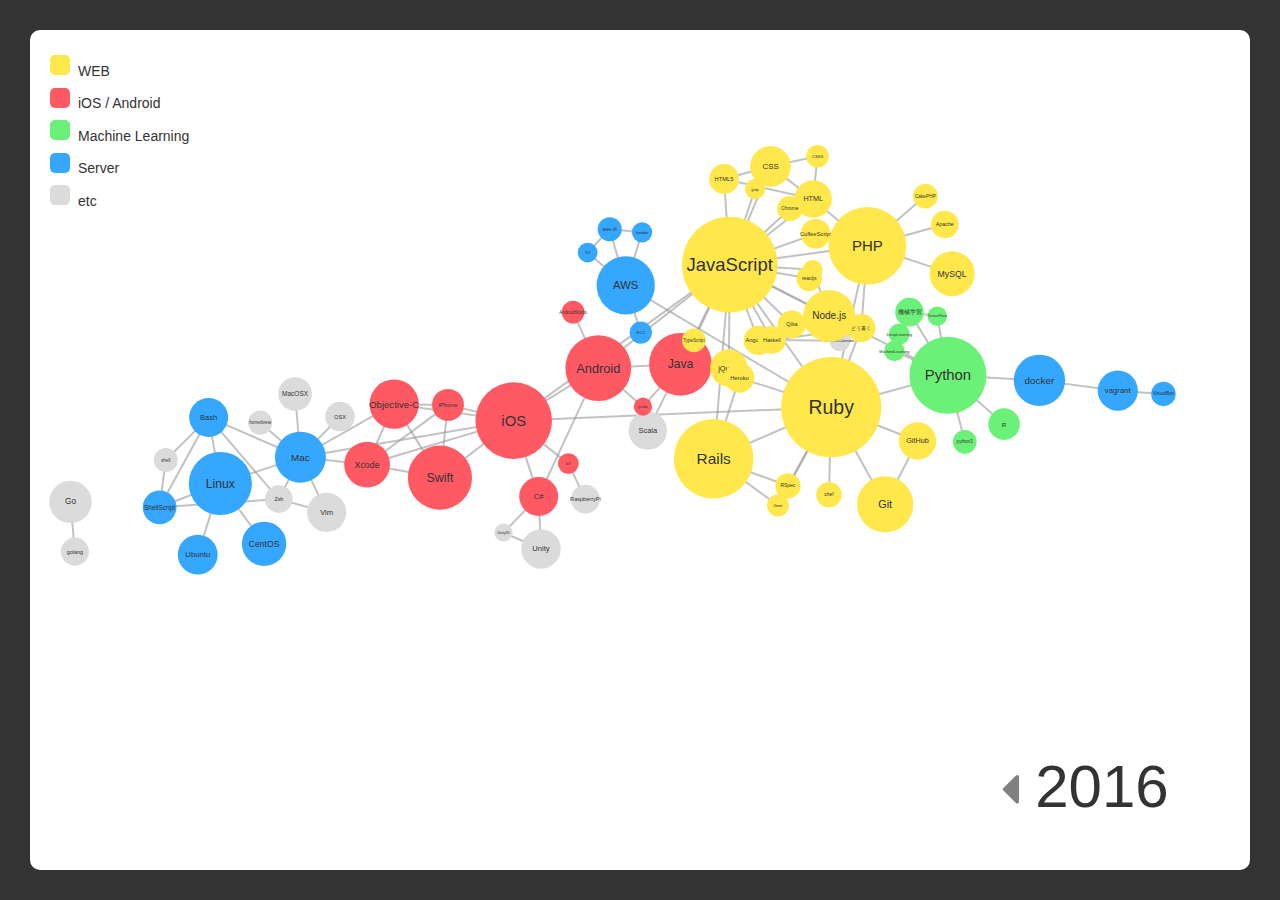
<file: src/first.html>
<!DOCTYPE html>
<html lang="ja">
<head>
    <meta charset="UTF-8">
    <title>first_infovis</title>
    <link rel="stylesheet" href="css/reset.css">
    <link rel="stylesheet" href="css/style.css">
    <link rel="stylesheet" href="css/font-awesome.css">
</head>
<body id="body">
  <div class="hide text-box">
      <h2 class="title"></h2>
      <div class="disc-lang"></div>
  </div>
  <header class="header">

  </header>
  <main class="main">
      <div class="graph">
          <svg></svg>
          <ul class="legend-list">
              <li><span class="sikaku-1"></span><span class="legend">WEB</span></li>
              <li><span class="sikaku-2"></span><span class="legend">iOS / Android</span></li>
              <li><span class="sikaku-3"></span><span class="legend">Machine Learning</span></li>
              <li><span class="sikaku-4"></span><span class="legend">Server</span></li>
              <li><span class="sikaku-5"></span><span class="legend">etc</span></li>
          </ul>
          <p class="year">
            <a href="javascript:void(0);" onclick="OnLeftClick();">
              <i class="fa fa-caret-left" aria-hidden="true"></i>
            </a> 2016 
            <a href="javascript:void(0);" onclick="OnRightClick();">
              <i class="fa fa-caret-right hide_arrow" aria-hidden="true"></i>
            </a>
          </p>
      </div>
  </main>
  <section id="modal-one" class="modal">
      <div class="modal-inner">
          <div class="disc">
              <h2 class="disc-title">Python</h2>
              <div class="contribute">
                  <h3 class="title">Contributor TOP 3</h3>
                  <ul class="ranking">
                      <li class="item">
                          <div class="contributer clearfix">
                              <a href="#" class="name">aahaminiku</a>
                          </div>
                          <div class="article clearfix">
                              <span class="article-title">人気の投稿</span>
                              <a href="#" class="article-disc"><span>aaディープラーニング フレームワークChainerを試しながら解説してみる。</span></a>
                          </div>
                      </li>
                      <li class="item">
                          <div class="contributer clearfix">
                              <a href="#" class="name">haminiku</a>
                          </div>
                          <div class="article clearfix">
                              <span class="article-title">人気の投稿</span>
                              <a href="#" class="article-disc"><span>ChaaainerとRNNと機械翻訳</span></a>
                          </div>
                      </li>
                      <li class="item">
                          <div class="contributer clearfix">
                              <a href="#" class="name">haminiku</a>
                          </div>
                          <div class="article clearfix">
                              <span class="article-title">人気の投稿</span>
                              <a href="#" class="article-disc"><span>協調フィルタリaaング型レコメンドエンジン開発のため仕様について考える</span></a>
                          </div>
                      </li>
                  </ul>
              </div>
              <div class="stuck"></div>
          </div>
      </div>
      <a href="#" class="close"><span>close</span></a>
  </section>
</body>
<script type="text/javascript" src="https://ajax.googleapis.com/ajax/libs/jquery/1.9.1/jquery.min.js"></script>
<script type="text/javascript" src="lib/jquery.xdomainajax.js"></script>
<script src="lib/d3.js"></script>
<script>

    var svg = d3.select("svg");
    var width = +svg.attr("width");
    var height = +svg.attr("height");
    var transform = d3.zoomIdentity;
    var zoomedFlag = 0;

    var ilg_esc = function(str) {
      return str.replace(/[#.+]/g, "_");
    };

    var simulation = d3.forceSimulation()
    .force("link", d3.forceLink().id(function(d) {return d.id;}))
    .force("charge", d3.forceManyBody().strength(-50) )
    .force("center", d3.forceCenter(1200 / 2 + 50, 800 / 2 - 30));

    var zoomer = d3.zoom()
    .scaleExtent([0.1, 10])
    .on("zoom", redraw);

    function redraw() {
        zoomedFlag = 1;
        svg_graph_.attr("transform", d3.event.transform);
    }

    svg.call(zoomer);
    var svg_graph = svg.append("g")
    .classed("svg-graph", true);
    var svg_graph_ = svg_graph.append("svg:g");

    var top_contributor_articles = {};

    d3.json("lib/tops.json", function(error, data) {
      if (error) throw error;
      top_contributor_articles = data;
    });

    var nodes_transition = {};
    d3.json("lib/data_2012.json", function(error, data) {
      console.log("2012");
      nodes_transition["2012"] = data.nodes;
    });
    d3.json("lib/data_2013.json", function(error, data) {
      console.log("2013");
      nodes_transition["2013"] = data.nodes;
    });
    d3.json("lib/data_2014.json", function(error, data) {
      console.log("2014");
      nodes_transition["2014"] = data.nodes;
    });
    d3.json("lib/data_2015.json", function(error, data) {
      console.log("2015");
      nodes_transition["2015"] = data.nodes;
    });
    d3.json("lib/data_2016.json", function(error, data) {
      console.log("2016");
      nodes_transition["2016"] = data.nodes;
    });

    d3.json("lib/data_2016.json", function(error, graph) {
        if (error) throw error;

        var link = svg_graph_.append("g")
        .attr("class", "links")
        .selectAll("line")
        .data(graph.links)
        .enter().append("line")
        .attr("class", function(d) {return "link "+ilg_esc(d.target)+" "+ilg_esc(d.source);})
        .attr("stroke-width", function(d) {return 2;});

        var colors = graph.colors;

        var node = svg_graph_.append("a") .attr("xlink:href", "#modal-one").selectAll("circle").data(graph.nodes).enter().append("g")
        .attr("class", "node_group")
        .call(d3.drag()
        .on("start", dragstarted)
        .on("drag", dragged)
        .on("end", dragended));

        svg_graph.selectAll(".node_group").append("circle")
        .attr("class", function (d) { return ilg_esc(d.id); })
        .attr("r", function(d) {return Math.sqrt(d.value / 3);})
        .attr("fill", function(d) {
            return colors[d.id];
        })
        .on("mouseover", function (d) {
            var element = document.getElementById("body");
            var hoge = d3.mouse(element);

            d3.selectAll(".text-box .title")
            .text(d.id);
            d3.selectAll(".text-box .disc-lang")
            .text("loading...");

            reqWikiDescription(d.id);

            d3.selectAll(".text-box")
            .classed("hide", false)
            .classed("show", true)
            .style("left", hoge[0] + "px")
            .style("top", hoge[1] + "px");

            tag = d.id;
            // console.log(tag);
            $("#modal-one .disc-title").html('<a href="http://qiita.com/tags/'+tag+'" class="disc-title" target=_blank>'+tag+'</a>');
            getTopContributorArticles(tag);
        })
        .on("mouseout", function () {
            d3.selectAll(".text-box")
            .classed("show", false)
            .classed("hide", true);
        });

        svg_graph.selectAll(".node_group").append("text")
        .attr("class", function(d) {return ilg_esc(d.id);})
        .attr("stroke", "none")
        .attr("fill", "#333")
        .style("font-size", function (d) {
            if (Math.sqrt(d.value / 2000) < 1.0) {
                return Math.sqrt(d.value / 2000) + "rem";
            } else {
                return Math.sqrt(d.value / 2000) + "rem";
            }
        })
        .call(d3.drag()
        .on("start", dragstarted)
        .on("drag", dragged)
        .on("end", dragended))
        .style("text-anchor", "middle")
        .style("dominant-baseline", "central")
        .style("pointer-events", "none")
        .classed("hide", function (d) {
            if (d.value < 1000) {
                return false;
            } else {
                return false;
            }
        })
        .text(function (d) {
            return d.id;
        });

        simulation
        .nodes(graph.nodes)
        .on("tick", ticked)
        .force("node", d3.forceCollide(function(d) {return Math.sqrt(d.value/1.5);}));

        var max_dist = Math.max.apply(null, graph.links.map(function(d){return d.value;}));
        var node_dist_scale = d3.scaleLinear()
        .domain([0, max_dist])
        .range([120, 0]);
        simulation.force("link")
        .links(graph.links);

        function ticked() {
            var bairitu = 1.0;
            link
            .attr("x1", function(d) { return d.source.x * bairitu; })
            .attr("y1", function(d) { return d.source.y * bairitu; })
            .attr("x2", function(d) { return d.target.x * bairitu; })
            .attr("y2", function(d) { return d.target.y * bairitu; });

            node
            .selectAll("circle")
            .attr("cx", function(d) { return d.x * bairitu; })
            .attr("cy", function(d) { return d.y * bairitu; });

            node
            .selectAll("text")
            .attr("x", function(d) { return d.x * bairitu; })
            .attr("y", function(d) { return d.y * bairitu; });
        }
    });

    var updateYear = function(year_, dir) {
        console.log("update!");
        if (year_ == 2016) {
            $(".main .graph .year").html('<a href="javascript:void(0);" onclick="OnLeftClick();"><i class="fa fa-caret-left" aria-hidden="true"></i></a> '+year_+' <a href="javascript:void(0);" onclick="OnRightClick();"><i class="fa fa-caret-right hide_arrow" aria-hidden="true"></i></a>');
        } else if (year_ == 2012) {
            $(".main .graph .year").html('<a href="javascript:void(0);" onclick="OnLeftClick();"><i class="fa fa-caret-left hide_arrow" aria-hidden="true"></i></a> '+year_+' <a href="javascript:void(0);" onclick="OnRightClick();"><i class="fa fa-caret-right" aria-hidden="true"></i></a>');
        } else {
            $(".main .graph .year").html('<a href="javascript:void(0);" onclick="OnLeftClick();"><i class="fa fa-caret-left" aria-hidden="true"></i></a> '+year_+' <a href="javascript:void(0);" onclick="OnRightClick();"><i class="fa fa-caret-right" aria-hidden="true"></i></a>');
        }
        nodes = nodes_transition[""+year_];
        nodes.forEach(function(d) {
            cls = "."+ilg_esc(d.id);
            try {
                if (d.value >= 5) {
                    if (svg_graph.selectAll(".node_group").selectAll("text"+cls).text() === "") {
                        svg_graph_.selectAll(".links").selectAll(cls).transition().duration(500)
                        .attr("stroke-width", 2);
                        svg_graph.selectAll(".node_group").selectAll("text"+cls).transition().delay(250)
                        .text(d.id);
                    }
                }
                svg_graph.selectAll(".node_group").selectAll("circle"+cls).transition().duration(500)
                .attr("r", Math.sqrt(d.value / 3));
            } catch(e) {
                console.log("error!", cls, e);
            }
        });
        nodes.forEach(function(d) {
            cls = "."+ilg_esc(d.id);
            try {
                if (d.value < 5) {
                    svg_graph.selectAll(".links").selectAll(cls).transition().duration(500).attr("stroke-width", 0);
                    svg_graph.selectAll(".node_group").selectAll("text"+cls).transition().delay(250)
                    .text("");
                }
            } catch(e) {
                console.log("error!", cls, e);
            }
        });
    };
    var current_year = 2016;
    d3.select("body").on("keydown", function() {
        if (d3.event.keyCode == 37 && current_year > 2012) {
            current_year -= 1;
            updateYear(""+current_year, -1);
        } else if (d3.event.keyCode == 39 && current_year < 2016) {
            current_year += 1;
            updateYear(""+current_year, 1);
        }
    });
    function OnLeftClick() {
        if (current_year > 2012) {
            current_year -= 1;
            updateYear(""+current_year, -1);
        }
    }
    function OnRightClick() {
        if (current_year < 2016) {
            current_year += 1;
            updateYear(""+current_year, 1);
        }
    }

    function dragstarted(d) {
        if (!d3.event.active) simulation.alphaTarget(0.3).restart();
        d.fx = d.x;
        d.fy = d.y;
    }

    function dragged(d) {
        d.fx = d3.event.x;
        d.fy = d3.event.y;
    }

    function dragended(d) {
        if (!d3.event.active) simulation.alphaTarget(0);
        d.fx = null;
        d.fy = null;
    }

  var getTopContributorArticles = function(tag) {
      $(".disc .contribute .ranking .item .name").html('loading...');
      $(".disc .contribute .ranking .item .article-disc span").html('loading...');
    
      tops = top_contributor_articles[tag];

      $(".disc .contribute .ranking .item").each(function(i) {
      $(".contributer", this).html('<a href="http://qiita.com/'+tops[i]["user"]+'" class="name" target=_blank>'+tops[i]["user"]+'</a>');
          article = $($.parseHTML(tops[i]["article"]))
          // console.log(article.text());
          if (article.text() == "") {
              console.log("undefined!");
              $(".article", this).html('<span class="article-title">人気の投稿</span><a href="#" class="article-disc"><span>'+'This users article of this tag was not found.'+'</span></a>');
          } else {
              $(".article", this).html('<span class="article-title">人気の投稿</span><a href="'+$(article).attr("href")+'" class="article-disc" target=_blank><span>'+article.text()+'</span></a>');
          }
      });
  };

    var reqWikiDescription = function(word) {
        $.ajax({
            url: 'https://ja.wikipedia.org/w/api.php',
            type: 'get', // getかpostを指定(デフォルトは前者)
            dataType: 'jsonp', // 「json」を指定するとresponseがJSONとしてパースされたオブジェクトになる
            data: { // 送信データを指定(getの場合は自動的にurlの後ろにクエリとして付加される)
                format : 'json',
                action : 'query',
                prop   : 'extracts',
                exintro: '',
                explaintext: '',
                titles : word
            }
        })
        // ・ステータスコードは正常で、dataTypeで定義したようにパース出来たとき
        .done(function (response) {
            var query = response.query;
            if (query && query.pages) {
                for (var p in query.pages) {
                    var content = query.pages[p].extract;
                    if (content) {
                        var period_index = content.search("。");
                        d3.selectAll(".text-box .disc-lang")
                        .text(content.slice(0, period_index+1));
                        return content;
                    } else {
                        d3.selectAll(".text-box .disc-lang")
                        .text("Not found");
                        return "Not found"
                    }
                }
            }
        })
        // ・サーバからステータスコード400以上が返ってきたとき
        // ・ステータスコードは正常だが、dataTypeで定義したようにパース出来なかったとき
        // ・通信に失敗したとき
        .fail(function () {
            console.log("failed");
        });
    };

</script>
</html>
</file>
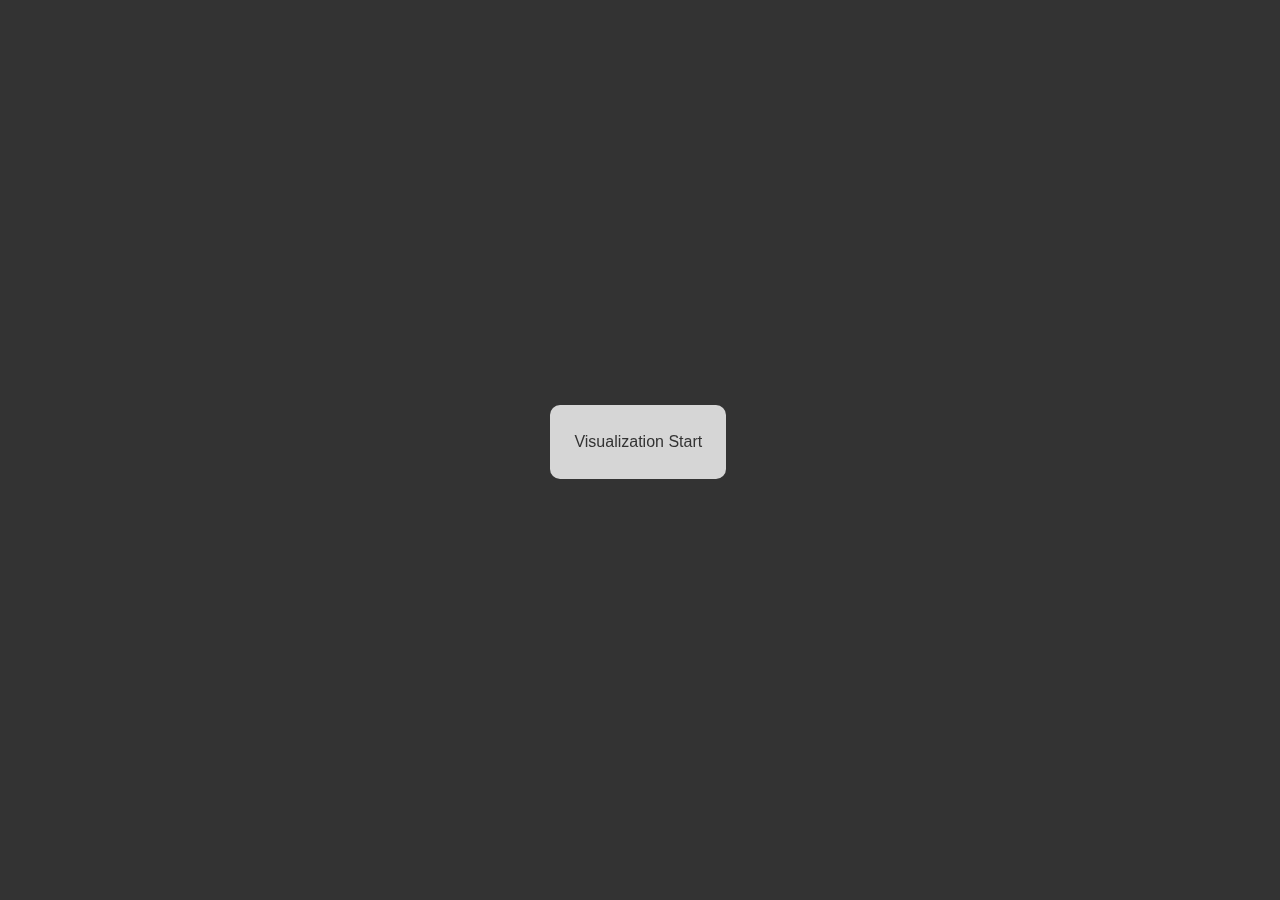
<file: src/zero.html>
<!DOCTYPE html>
<html lang="en">
<head>
    <meta charset="UTF-8">
    <title></title>
    <link rel="stylesheet" href="css/reset.css">
    <link rel="stylesheet" href="css/style.css">
</head>
<body>
<a href="first.html" class="start">Visualization Start</a>
</body>
</html>
</file>
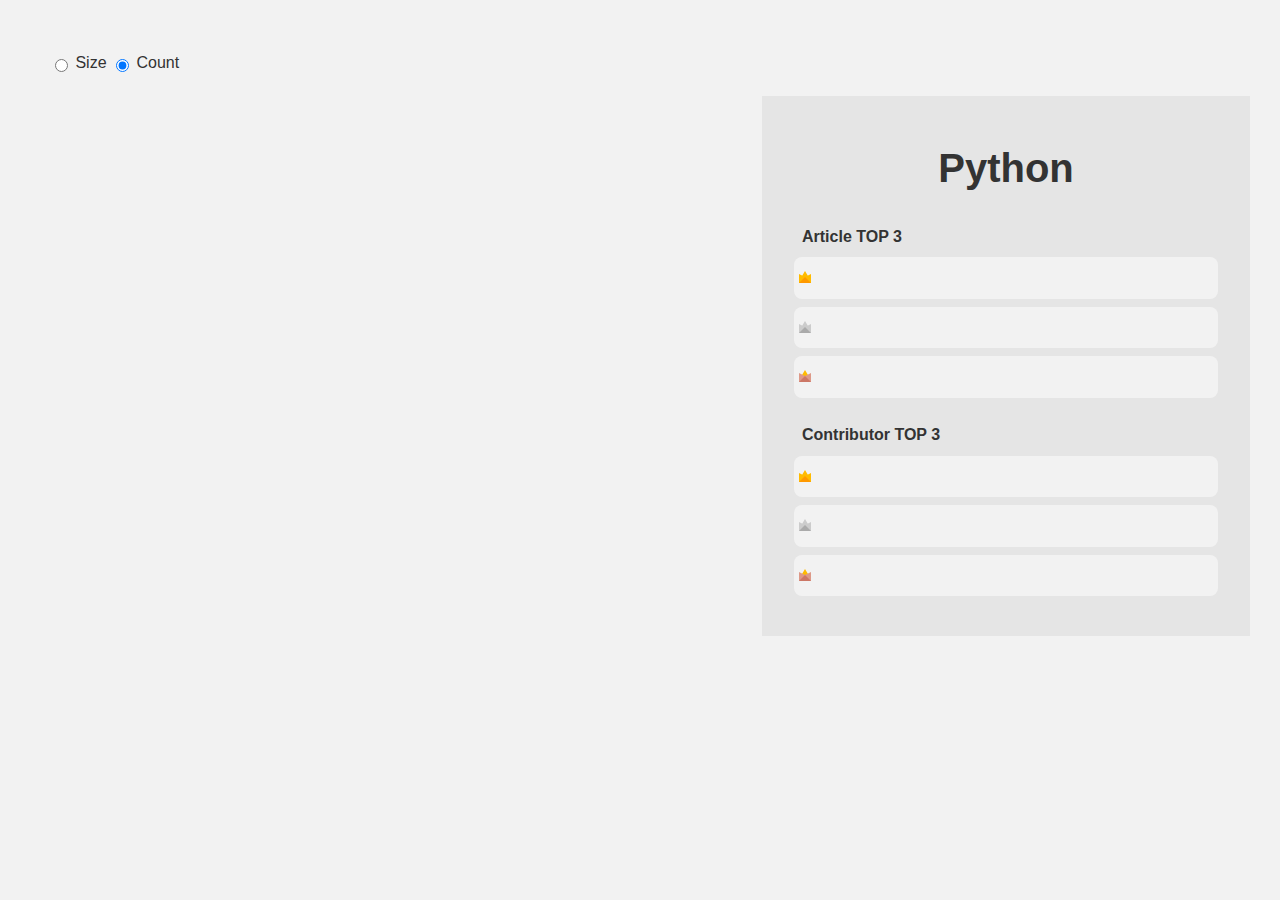
<file: modules/parse3articles/html/getTop3articles.html>
<!DOCTYPE html>
<html lang="ja">
<head>
    <meta charset="UTF-8">
    <title>first_infovis</title>
    <link rel="stylesheet" href="../css/reset.css">
    <link rel="stylesheet" href="../css/style.css">
</head>
<body>
  <header class="header">

  </header>
  <main class="main">
      <form class="form">
          <label><input type="radio" name="mode" value="size"> Size</label>
          <label><input type="radio" name="mode" value="count" checked> Count</label>
      </form>
      <div class="content-wrapper clearfix">
          <div class="sunburst">

          </div>
          <div class="disc">
              <h2 class="disc-title">Python</h2>
              <div class="article">
                  <h3 class="title">Article TOP 3</h3>
                  <ul class="ranking">
                      <li class="item"></li>
                      <li class="item"></li>
                      <li class="item"></li>
                  </ul>
              </div>
              <div class="contribute">
                  <h3 class="title">Contributor TOP 3</h3>
                  <ul class="ranking">
                      <li class="item"></li>
                      <li class="item"></li>
                      <li class="item"></li>
                  </ul>
              </div>
              <div class="stuck"></div>
          </div>
      </div>
      <div id=container></div>
  </main>
</body>
<script type="text/javascript" src="http://ajax.googleapis.com/ajax/libs/jquery/1.9.1/jquery.min.js"></script>
<script type="text/javascript" src="../lib/jquery.xdomainajax.js"></script>
<script type=text/javascript>

$(function() {
  $.ajax({
    url: 'http://qiita.com/tags/Python',
    type: 'GET',
    success: function(data) {
      var out_html = $($.parseHTML(data.responseText));
      out_html.find('.tagShowTopList_targetName a').each(function(i) {
        if (i < 3) {
          $('.disc .contribute .ranking li').eq(i).html("<a href=https://qiita.com/"+this.text+">"+this.text+"</a>");
        }
      })
    }
  });
});

</script>
</html>
</file>
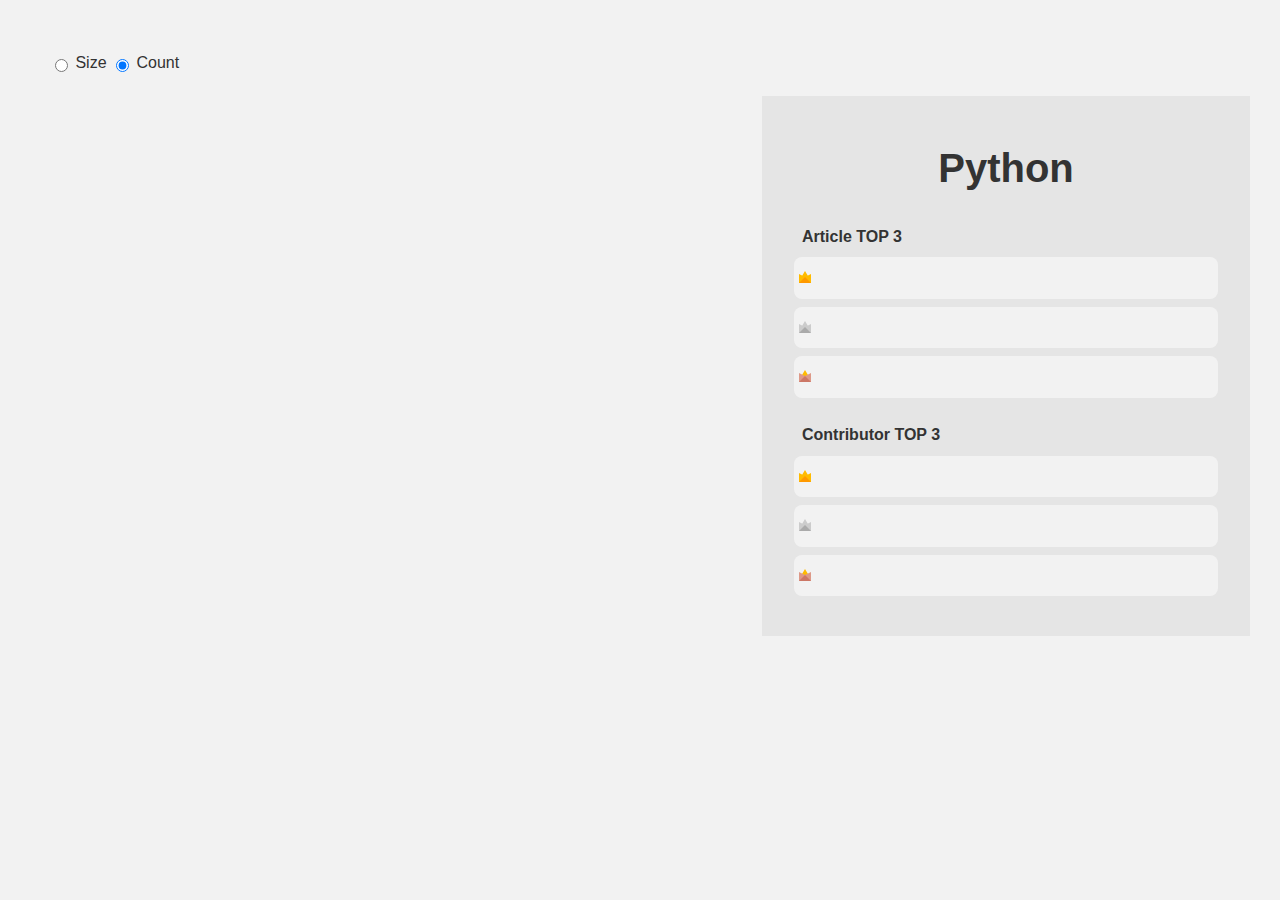
<file: modules/wiki_api/html/wiki_api_test.html>
<!DOCTYPE html>
<html lang="ja">
<head>
    <meta charset="UTF-8">
    <title>first_infovis</title>
    <link rel="stylesheet" href="../css/reset.css">
    <link rel="stylesheet" href="../css/style.css">
</head>
<body>
  <header class="header">

  </header>
  <main class="main">
      <form class="form">
          <label><input type="radio" name="mode" value="size"> Size</label>
          <label><input type="radio" name="mode" value="count" checked> Count</label>
      </form>
      <div class="content-wrapper clearfix">
          <div class="sunburst">

          </div>
          <div class="disc">
              <h2 class="disc-title">Python</h2>
              <div class="article">
                  <h3 class="title">Article TOP 3</h3>
                  <ul class="ranking">
                      <li class="item"></li>
                      <li class="item"></li>
                      <li class="item"></li>
                  </ul>
              </div>
              <div class="contribute">
                  <h3 class="title">Contributor TOP 3</h3>
                  <ul class="ranking">
                      <li class="item"></li>
                      <li class="item"></li>
                      <li class="item"></li>
                  </ul>
              </div>
              <div class="stuck"></div>
          </div>
      </div>
      <div id=container></div>
  </main>
</body>
<script type="text/javascript" src="http://ajax.googleapis.com/ajax/libs/jquery/1.9.1/jquery.min.js"></script>
<script type="text/javascript" src="../lib/jquery.xdomainajax.js"></script>
<script type=text/javascript>

var reqWikiDescription = function(word) {
  $.ajax({
    url: 'https://ja.wikipedia.org/w/api.php',
    type: 'get', // getかpostを指定(デフォルトは前者)
    dataType: 'jsonp', // 「json」を指定するとresponseがJSONとしてパースされたオブジェクトになる
    data: { // 送信データを指定(getの場合は自動的にurlの後ろにクエリとして付加される)
      format : 'json',
      action : 'query',
      prop   : 'extracts',
      exintro: '',
      explaintext: '',
      titles : word
    }
  })
  // ・ステータスコードは正常で、dataTypeで定義したようにパース出来たとき
  .done(function (response) {
    console.log(response);
    var query = response.query;
    if (query && query.pages) {
      for (var p in query.pages) {
        var content = query.pages[p].extract;
        if (content) {
          console.log(content);
        } else {
          console.log("Not found.");
        }
        return;
      }
    }
  })
  // ・サーバからステータスコード400以上が返ってきたとき
  // ・ステータスコードは正常だが、dataTypeで定義したようにパース出来なかったとき
  // ・通信に失敗したとき
  .fail(function () {
      console.log("failed");
  });
}

reqWikiDescription("Ruby");

</script>
</html>
</file>
<file: src/css/style.css>
@charset "UTF-8";

/*##############################*/
/*html*/
/*##############################*/

html {
    font-size: 62.5%;
}

/*##############################*/
/* common */
/*##############################*/

*, *::before, *::after {
    box-sizing: border-box;
    text-decoration: none;
}
.clearfix::after {
    content: '';
    display: block;
    clear: both;
}
.hide {
    display: none;
}
.main .year .hide_arrow{
    color: #FFF;
}
.show {
    display: block;
}

/*##############################*/
/* body */
/*##############################*/

body {
    height: 100%;
    position: relative;
    padding: 30px;
    background-color: #333333;
    color: #333;
    text-align: left;
    font-family: "游ゴシック", YuGothic, "ヒラギノ角ゴ ProN W3", "Hiragino Kaku Gothic ProN", "ヒラギノ角ゴ Pro W3", "Hiragino Kaku Gothic Pro", "メイリオ", Meiryo, "ＭＳ Ｐゴシック", "MS PGothic", sans-serif;
    font-size: 1.6rem;
    line-height: 1.6;
}
html {
    height: 100%;
}

/*##############################*/
/* graph */
/*##############################*/

.main {
    height: 100%;
}
.main .year {
    padding: 10px;
    position: absolute;
    bottom: 3%;
    right: 3%;
    font-size: 6rem;
    font-weight: 300;
    border-radius: 5px;
    background-color: rgba(255, 255, 255, 0.8);
}
.main .year i {
    font-size: 5rem;
    font-weight: normal;
    color: gray;
}
.graph {
    position: relative;
    width: 100%;
    height: 100%;
    margin: auto;
    border-radius: 10px;
    background-color: #fff;
}
.graph svg {
    width: 100%;
    height: 100%;
    margin: auto;
}
.text-box {
    position: absolute;
    padding: 10px;
    border: 1px solid #333;
    border-radius: 3px;
    z-index: 10;
    background-color: rgba(255, 255, 255, 0.8);
}
.text-box .title {
    font-weight: normal;
}
.text-box .disc-lang {
    max-width: 400px;
    overflow: hidden;
    word-wrap: break-word;
    font-size: 1.2rem;
}

.links line {
    stroke: #999;
    stroke-opacity: 0.6;
}
.nodes circle {
    stroke: #fff;
    stroke-width: 2px;
}

.legend-list {
    padding: 10px;
    position: absolute;
    top: 10px;
    left: 10px;
    background-color: rgba(255, 255, 255, 0.8);
    border-radius: 5px;
}
.legend-list li {
    list-style: none;
}
.legend-list .sikaku-1 {
    margin-top: 5px;
    display: inline-block;
    width: 20px;
    height: 20px;
    border-radius: 5px;
    background-color: #FFE74C;
}
.legend-list .sikaku-2 {
    margin-top: 5px;
    display: inline-block;
    width: 20px;
    height: 20px;
    border-radius: 5px;
    background-color: #FF5964;
}
.legend-list .sikaku-3 {
    margin-top: 5px;
    display: inline-block;
    width: 20px;
    height: 20px;
    border-radius: 5px;
    background-color: #6BF178;
}
.legend-list .sikaku-4 {
    margin-top: 5px;
    display: inline-block;
    width: 20px;
    height: 20px;
    border-radius: 5px;
    background-color: #35A7FF;
}
.legend-list .sikaku-5 {
    margin-top: 5px;
    display: inline-block;
    width: 20px;
    height: 20px;
    border-radius: 5px;
    background-color: #DBDBDB;
}
.legend-list .legend {
    list-style: none;
    padding: 8px 8px 18px;
    border-radius: 3px;
    text-align: center;
    font-size: 1.4rem;
    vertical-align: middle;
}

/*##############################*/
/* disc */
/*##############################*/

.disc {
    width: 100%;
    margin: auto;
    padding: 32px;
    background-color: #F2F2F2;
    border-radius: 3px;
}
.disc .disc-title {
    padding: 0;
    font-size: 4.0rem;
    text-align: center;
    font-weight: normal;
    color: #333;
}
.disc .disc-title a {
    padding: 16px;
    border-radius: 5px;
}
.disc .disc-title a:hover {
    background-color: rgba(255, 225, 65, 0.5);
}
.disc .disc-title a {
    padding: 0;
    font-size: 4.0rem;
    text-align: center;
    font-weight: normal;
    color: black;
}
.disc .disc-title a:hover {
    padding: 0;
    font-size: 4.0rem;
    text-align: center;
    font-weight: normal;
    color: gray;
}
.disc .title {
    padding: 4px 8px 8px 8px;
    font-size: 2.0rem;
    font-weight: normal;
}

.disc li {
    position: relative;
    padding: 4px 18px 4px 18px;
    width: 100%;
    margin-bottom: 12px;
    background-color: #ffffff;
    border-radius: 3px;
    list-style: none;
}
.disc li:first-child::before,
.disc li:nth-child(2)::before,
.disc li:nth-child(3)::before {
    position: absolute;
    top: 10px;
    left: 20px;
    width: 0;
    height: 0;
    border: 10px solid transparent;
    border-bottom: 10px solid #fb0;
    content: "";
}
.disc li:first-child::after,
.disc li:nth-child(2)::after,
.disc li:nth-child(3)::after {
    position: absolute;
    top: 20px;
    left: 20px;
    width: 0;
    height: 0;
    border: 10px solid #fb0;
    border-top: 6px solid transparent;
    border-bottom: 10px solid #f90;
    content: "";
}

.disc li:nth-child(2)::before {
    border-bottom: 10px solid #ccc;
}
.disc li:nth-child(2)::after {
    border: 10px solid #ccc;
    border-top: 6px solid transparent;
    border-bottom: 10px solid #aaa;
}

.disc li:nth-child(3)::before {
    border-bottom: 10px solid #d98;
}
.disc li:nth-child(3)::after{
    border: 10px solid #d98;
    border-top: 6px solid transparent;
    border-bottom: 10px solid #c76;
}

.disc .item {

}
.disc .contributer {
    padding-bottom: 4px;
    border-bottom: 1px solid #333;
}
.disc .contribute .contributer .image {
    width: 50px;
    height: auto;
    float: left;
}
.disc .contribute .contributer .name {
    padding-top: 10px;
    padding-left: 30px;
    font-size: 2.0rem;
    display: block;
    float: left;
    color: #333;
    border-radius: 3px;
}
.disc .contribute .contributer .name:hover {
    background-color: rgba(255, 225, 65, 0.5);
}

.disc .contribute .article {
    padding: 8px 0 4px 0;
}
.disc .contribute .article-title {
    display: block;
    float: left;
    text-align: center;
    width: 12%;
    padding: 4px;
    margin-top: 6px;
    border-radius: 3px;
    border: 1px solid #cc7766;
    font-size: 1.2rem;
}
.disc .contribute .article-disc {
    display: block;
    float: right;
    overflow: hidden;
    width: 87%;
    padding: 8px;
    color: #333333;
    border-radius: 3px;
    white-space: nowrap;
    text-overflow: ellipsis;
    text-align: left;
}
.disc .contribute .article-disc:hover {
    background-color: rgba(255, 225, 65, 0.5);
}


/*##############################*/
/* modalwin button */
/*##############################*/

.md-btn-area {
    margin-bottom:50px;
}
.md-btn {
    margin: 5px;
    padding: 20px;
    background-color: #e58e54;
    color: #fff;
    border-radius: 3px;
    cursor: pointer;
}
.md-btn:hover {
    background-color: #ffbb00;
}

/*##############################*/
/* modalwin */
/*##############################*/

.modal {
    position: fixed;
    top: 0;
    left: 0;
    width: 100%;
    height: 100%;
    overflow-y: auto;
    background-color: rgba(95, 95, 95, 0.8);
    -webkit-transform: translate(0, 100%);
    -ms-transform: translate(0, 100%);
    transform: translate(0, 100%);
    z-index: 5;
}

.modal-inner {
    width: 58%;
    height: auto;
    margin: 60px auto auto;
    padding:20px;
    border-radius: 3px;
    background-color: #fff;
    z-index:100;
}
.modal-inner .ranking{
    z-index: 120;
}

/*##############################*/
/* modalwin close */
/*##############################*/

.modal .close {
    display:block;
    position: absolute;
    top: 0;
    left: 0;
    width:100%;
    height:100%;
    background-color: rgba(0, 0, 0, 0);
    z-index:-1;
}
.modal .close span {
    position: absolute;
    top: 30px;
    right: 30px;
    width: 50px;
    height: 50px;
    background-color: rgba(255,255,255,.2);
    cursor:pointer;
}
.modal .close span {
    text-indent: -9999px;
}
.modal .close span:before,
.modal .close span:after {
    content: "";
    position: absolute;
    top: 5px;
    border: 2px solid #cc3935;
    height: 40px;
}
.modal .close span:before {
    left: 23px;
    -webkit-transform: rotate(-45deg);
    -ms-transform: rotate(-45deg);
    transform: rotate(-45deg);
}
.modal .close span:after {
    right: 23px;
    -webkit-transform: rotate(45deg);
    -ms-transform: rotate(45deg);
    transform: rotate(45deg);
}

/*##############################*/
/* Append modal(target id) */
/*##############################*/

#modal-one:target {
    -webkit-transform: translate(0, 0);
    -ms-transform: translate(0, 0);
    transform: translate(0, 0);
}

.start {
    position: fixed;
    top: 45%;
    left: 43%;
    display: block;
    padding: 24px;
    margin: auto;
    border-radius: 10px;
    color: #333333;
    background-color: rgba(255, 255, 255, 0.8);
    text-align: center;
}
</file>
<file: modules/parse3articles/css/style.css>
@charset "UTF-8";

/*##############################*/
/*html*/
/*##############################*/

html {
    font-size: 62.5%;
}

/*##############################*/
/* common */
/*##############################*/

*, *::before, *::after {
    box-sizing: border-box;
    text-decoration: none;
}
.clearfix::after {
    content: '';
    display: block;
    clear: both;
}
.hide {
    display: none;
}
.show {
    display: block;
}
path {
    stroke: #fff;
    fill-rule: evenodd;
}

/*##############################*/
/* sunburst */
/*##############################*/

body {
    padding: 30px;
    background-color: #F2F2F2;
    color: #333;
    text-align: left;
    font-family: "游ゴシック", YuGothic, "ヒラギノ角ゴ ProN W3", "Hiragino Kaku Gothic ProN", "ヒラギノ角ゴ Pro W3", "Hiragino Kaku Gothic Pro", "メイリオ", Meiryo, "ＭＳ Ｐゴシック", "MS PGothic", sans-serif;
    font-size: 1.6rem;
    line-height: 1.6;
}

/*##############################*/
/* sunburst */
/*##############################*/

.sunburst {
    width: 60%;
    float: left;
}

/*##############################*/
/* disc */
/*##############################*/

.disc {
    width: 40%;
    float: right;
    padding: 32px;
    background-color: #e5e5e5;
}
.disc .disc-title {
    padding: 8px;
    font-size: 4.0rem;
    text-align: center;
}
.disc .title {
    padding: 16px 8px 8px 8px;
}

.disc li {
    position: relative;
    width: 100%;
    padding: 8px 8px 8px 32px;
    margin-bottom: 8px;
    background-color: #F2F2F2;
    border-radius: 8px;
    overflow: hidden;
    white-space: nowrap;
    text-overflow: ellipsis;
}
.disc li:first-child::before,
.disc li:nth-child(2)::before,
.disc li:nth-child(3)::before {
    position: absolute;
    top: 8px;
    left: 5px;
    width: 0;
    height: 0;
    border: 6px solid transparent;
    border-bottom: 10px solid #fb0;
    content: "";
}
.disc li:first-child::after,
.disc li:nth-child(2)::after,
.disc li:nth-child(3)::after {
    position: absolute;
    top: 17px;
    left: 5px;
    width: 0;
    height: 0;
    border: 6px solid #fb0;
    border-top: 3px solid transparent;
    border-bottom: 6px solid #f90;
    content: "";
}

.disc li:nth-child(2)::before {
    border-bottom: 10px solid #ccc;
}
.disc li:nth-child(2)::after {
    border: 6px solid #ccc;
    border-top: 3px solid transparent;
    border-bottom: 6px solid #aaa;
}

.disc li:nth-child(3)::before {
    borde-bottom: 10px solid #d98;
}
.disc li:nth-child(3)::after{
    border: 6px solid #d98;
    border-top: 3px solid transparent;
    border-bottom: 6px solid #c76;
}

/*##############################*/
/* form */
/*##############################*/

.form {
    display: block;
    padding: 20px;
}

/*##############################*/
/* author-modalwin */
/*##############################*/

.author-modalwin {
    width: 60%;
    margin: auto;
    padding: 32px;
    text-align: center;
    background-color: #e5e5e5;
}

.author-modalwin .image {
    float: left;
}
.author-modalwin .title {
    float: left;
}
.author-modalwin .article-list {
    text-align: left;
}
.author-modalwin .article {
    position: relative;
    width: 100%;
    padding: 8px 16px;
    margin-bottom: 8px;
    background-color: #F2F2F2;
    border-radius: 8px;
    overflow: hidden;
    white-space: nowrap;
    text-overflow: ellipsis;
    list-style: none;
}
</file>
<file: modules/wiki_api/css/style.css>
@charset "UTF-8";

/*##############################*/
/*html*/
/*##############################*/

html {
    font-size: 62.5%;
}

/*##############################*/
/* common */
/*##############################*/

*, *::before, *::after {
    box-sizing: border-box;
    text-decoration: none;
}
.clearfix::after {
    content: '';
    display: block;
    clear: both;
}
.hide {
    display: none;
}
.show {
    display: block;
}
path {
    stroke: #fff;
    fill-rule: evenodd;
}

/*##############################*/
/* sunburst */
/*##############################*/

body {
    padding: 30px;
    background-color: #F2F2F2;
    color: #333;
    text-align: left;
    font-family: "游ゴシック", YuGothic, "ヒラギノ角ゴ ProN W3", "Hiragino Kaku Gothic ProN", "ヒラギノ角ゴ Pro W3", "Hiragino Kaku Gothic Pro", "メイリオ", Meiryo, "ＭＳ Ｐゴシック", "MS PGothic", sans-serif;
    font-size: 1.6rem;
    line-height: 1.6;
}

/*##############################*/
/* sunburst */
/*##############################*/

.sunburst {
    width: 60%;
    float: left;
}

/*##############################*/
/* disc */
/*##############################*/

.disc {
    width: 40%;
    float: right;
    padding: 32px;
    background-color: #e5e5e5;
}
.disc .disc-title {
    padding: 8px;
    font-size: 4.0rem;
    text-align: center;
}
.disc .title {
    padding: 16px 8px 8px 8px;
}

.disc li {
    position: relative;
    width: 100%;
    padding: 8px 8px 8px 32px;
    margin-bottom: 8px;
    background-color: #F2F2F2;
    border-radius: 8px;
    overflow: hidden;
    white-space: nowrap;
    text-overflow: ellipsis;
}
.disc li:first-child::before,
.disc li:nth-child(2)::before,
.disc li:nth-child(3)::before {
    position: absolute;
    top: 8px;
    left: 5px;
    width: 0;
    height: 0;
    border: 6px solid transparent;
    border-bottom: 10px solid #fb0;
    content: "";
}
.disc li:first-child::after,
.disc li:nth-child(2)::after,
.disc li:nth-child(3)::after {
    position: absolute;
    top: 17px;
    left: 5px;
    width: 0;
    height: 0;
    border: 6px solid #fb0;
    border-top: 3px solid transparent;
    border-bottom: 6px solid #f90;
    content: "";
}

.disc li:nth-child(2)::before {
    border-bottom: 10px solid #ccc;
}
.disc li:nth-child(2)::after {
    border: 6px solid #ccc;
    border-top: 3px solid transparent;
    border-bottom: 6px solid #aaa;
}

.disc li:nth-child(3)::before {
    borde-bottom: 10px solid #d98;
}
.disc li:nth-child(3)::after{
    border: 6px solid #d98;
    border-top: 3px solid transparent;
    border-bottom: 6px solid #c76;
}

/*##############################*/
/* form */
/*##############################*/

.form {
    display: block;
    padding: 20px;
}

/*##############################*/
/* author-modalwin */
/*##############################*/

.author-modalwin {
    width: 60%;
    margin: auto;
    padding: 32px;
    text-align: center;
    background-color: #e5e5e5;
}

.author-modalwin .image {
    float: left;
}
.author-modalwin .title {
    float: left;
}
.author-modalwin .article-list {
    text-align: left;
}
.author-modalwin .article {
    position: relative;
    width: 100%;
    padding: 8px 16px;
    margin-bottom: 8px;
    background-color: #F2F2F2;
    border-radius: 8px;
    overflow: hidden;
    white-space: nowrap;
    text-overflow: ellipsis;
    list-style: none;
}
</file>
